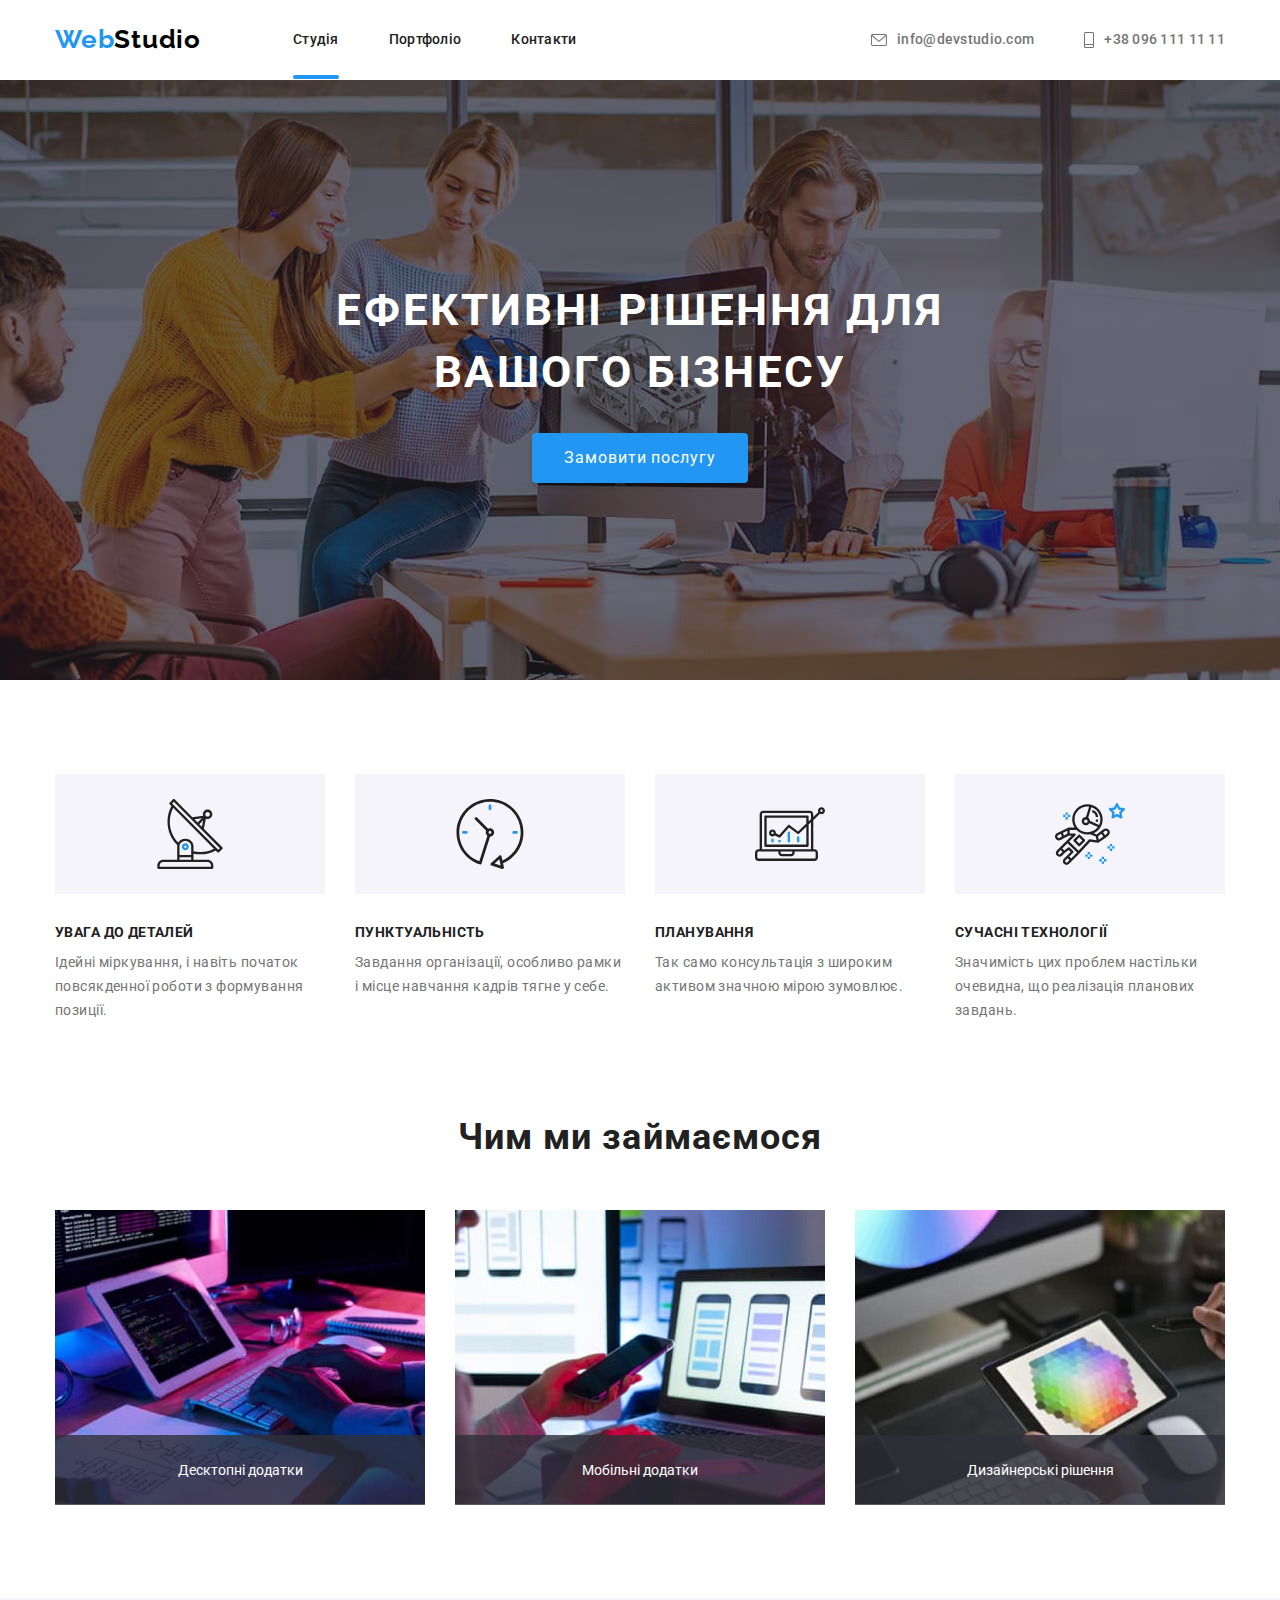
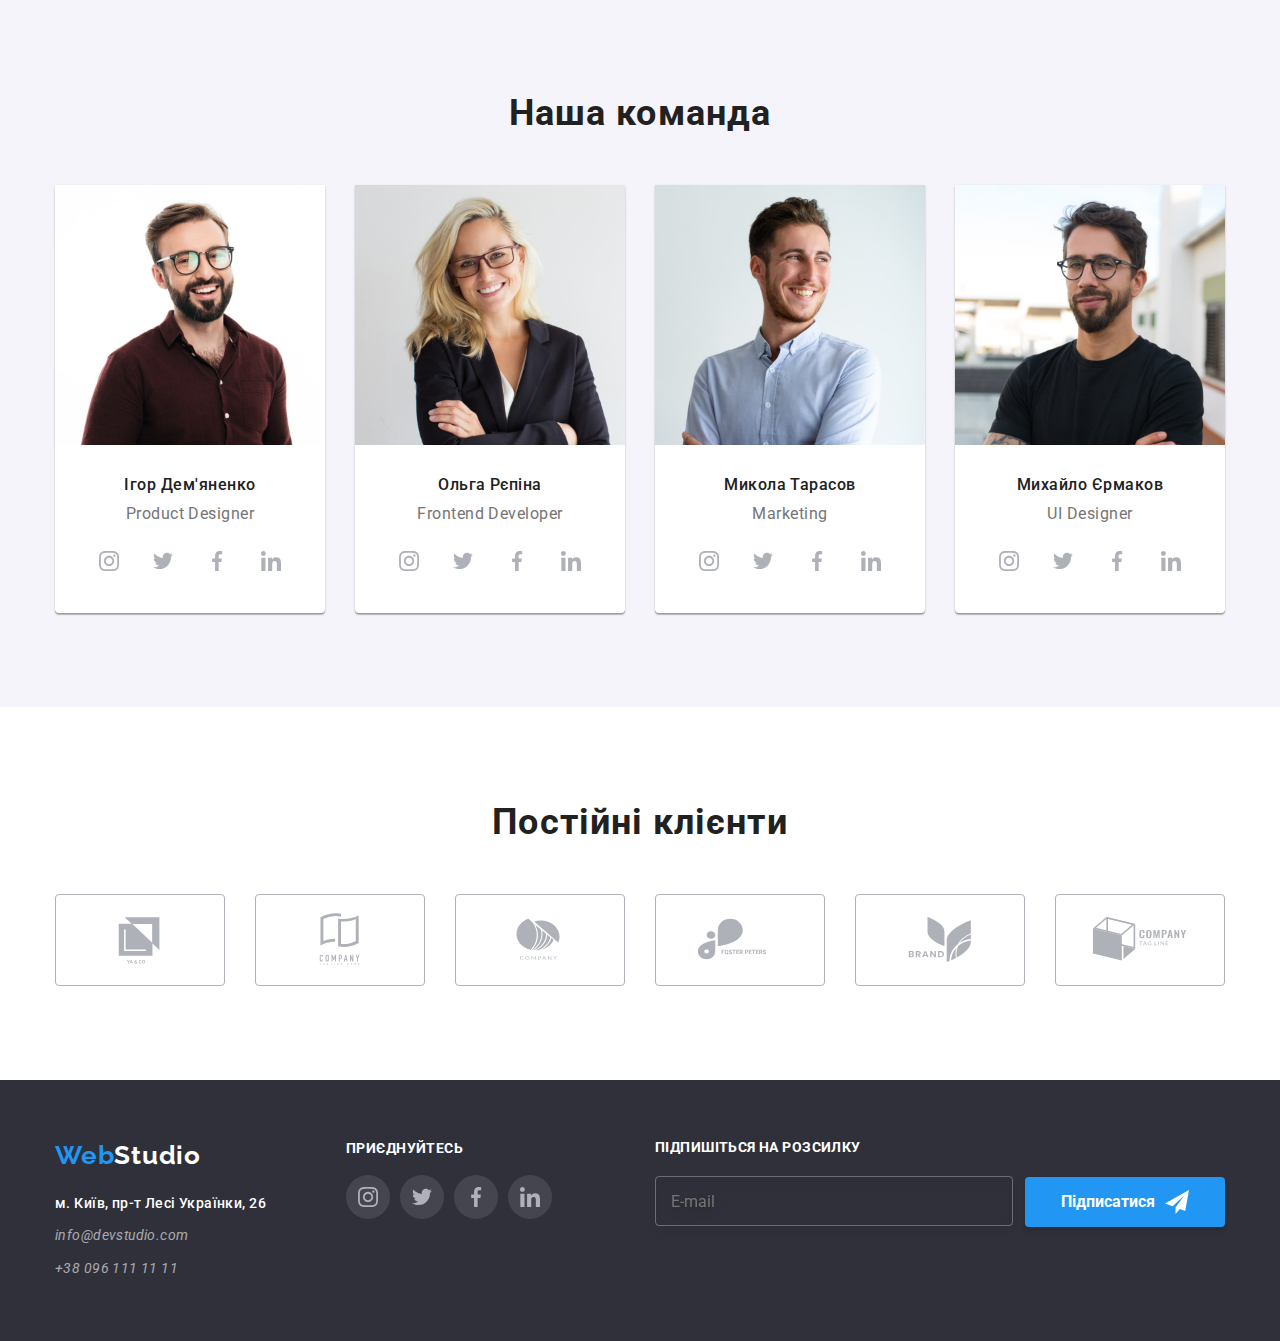
<file: index.html>
<!DOCTYPE html>
<html lang="uk">
  <head>
    <meta charset="UTF-8" />
    <meta http-equiv="X-UA-Compatible" content="IE=edge" />
    <meta name="viewport" content="width=device-width, initial-scale=1.0" />
    <title>WebStudio</title>
    <link rel="preconnect" href="https://fonts.googleapis.com" />
    <link rel="preconnect" href="https://fonts.gstatic.com" crossorigin />
    <link
      rel="stylesheet"
      href="https://cdnjs.cloudflare.com/ajax/libs/animate.css/4.1.1/animate.min.css"
    />
    <link
      href="https://fonts.googleapis.com/css2?family=Raleway:wght@700&family=Roboto:wght@400;500;700;900&display=swap"
      rel="stylesheet"
    />
    <link
      rel="stylesheet"
      href="https://cdnjs.cloudflare.com/ajax/libs/modern-normalize/1.1.0/modern-normalize.css"
    />
    <link rel="stylesheet" href="./css/main.min.css" />

  </head>
  <body>
    <header class="header">
      <div class="container">
        <a
          class="logo animate__animated animate__bounce"
          href="./index.html"
          lang="en"
          ><span class="logo__web">Web</span>Studio
        </a>
        <nav class="nav">
          <ul class="nav__list lists">
            <li class="nav__item">
              <a class="nav__active-link selected" href="./index.html">Студія</a>
            </li>
            <li class="nav__item">
              <a class="nav__active-link" href="./portfolio.html">Портфоліо</a>
            </li>
            <li class="nav__item"><a class="nav__active-link" href="№">Контакти</a></li>
          </ul>
        </nav>
        <div class="header__contacts">
          <a class="contacts header__details" href="mailto:info@devstudio.com">
            <svg class="header__icon" width="16" height="12">
              <use href="./img/icons.svg#icon-envelope"></use>
            </svg>
            info@devstudio.com
          </a>
          <a class="contacts header__details phone" href="tel:+380961111111">
            <svg class="header__icon" width="10" height="16">
              <use href="./img/icons.svg#icon-vector"></use>
            </svg>
            +38 096 111 11 11</a
          >
        </div>
      </div>
    </header>

    <main>
      <!--Hero-->
      <section class="hero">
        <div class="container">
          <h1 class="hero__txt">Ефективні рішення для вашого бізнесу</h1>
          <button class="hero__button button" type="button" data-modal-open>
            Замовити послугу
          </button>
        </div>
      </section>
      <!--Benefits-->
      <section class="benefits">
        <div class="container">
          <ul class="benefits__lists lists">
            <li class="benefits__list">
              <div class="benefits__icons">
                <svg class="benefits__icon" width="70" height="70">
                  <use href="./img/icons.svg#icon-antenna"></use>
                </svg>
              </div>
              <h1 class="benefits__title">УВАГА ДО ДЕТАЛЕЙ</h1>
              <p class="benefits__txt">
                Ідейні міркування, і навіть початок повсякденної роботи з
                формування позиції.
              </p>
            </li>
            <li class="benefits__list">
              <div class="benefits__icons">
                <svg class="benefits__icon" width="70" height="70">
                  <use href="./img/icons.svg#icon-clock"></use>
                </svg>
              </div>
              <h1 class="benefits__title">ПУНКТУАЛЬНІСТЬ</h1>
              <p class="benefits__txt">
                Завдання організації, особливо рамки і місце навчання кадрів
                тягне у себе.
              </p>
            </li>
            <li class="benefits__list">
              <div class="benefits__icons">
                <svg class="benefits__icon" width="70" height="70">
                  <use href="./img/icons.svg#icon-diagram"></use>
                </svg>
              </div>
              <h1 class="benefits__title">ПЛАНУВАННЯ</h1>
              <p class="benefits__txt">
                Так само консультація з широким активом значною мірою зумовлює.
              </p>
            </li>
            <li class="benefits__list">
              <div class="benefits__icons">
                <svg class="benefits__icon" width="70" height="70">
                  <use href="./img/icons.svg#icon-astronaut"></use>
                </svg>
              </div>
              <h1 class="benefits__title">СУЧАСНІ ТЕХНОЛОГІЇ</h1>
              <p class="benefits__txt">
                Значимість цих проблем настільки очевидна, що реалізація
                планових завдань.
              </p>
            </li>
          </ul>
        </div>
      </section>
      <!--About-->
      <section class="about">
        <div class="container">
          <h1 class="about__title">Чим ми займаємося</h1>
          <ul class="about__lists lists">
            <li class="about__list">
              <img
                class="about__img"
                src="./img/about1.jpg"
                alt="development"
                width="370"
              />
              <div class="abut__discription">Десктопні додатки</div>
            </li>
            <li class="about__list">
              <img
                class="about__img"
                src="./img/about2.jpg"
                alt="serch"
                width="370"
              />
              <div class="abut__discription">Мобільні додатки</div>
            </li>
            <li class="about__list">
              <img
                class="about__img"
                src="./img/about3.jpg"
                alt="design"
                width="370"
              />
              <div class="abut__discription">Дизайнерські рішення</div>
            </li>
          </ul>
        </div>
      </section>
      <!--Team-->
      <section class="team">
        <div class="container">
          <h1 class="title-text">Наша команда</h1>
          <ul class="team__container lists">
            <li class="team__info">
              <div class="team__item">
                <img
                  class="team__img"
                  src="./img/Igor.jpg"
                  alt="Igor Demianenko"
                  width="270"
                />
                <h3 class="team__name">Ігор Дем'яненко</h3>
                <p class="team__txt">Product Designer</p>
                <ul class="social__lists lists">
                  <li class="social__item">
                    <a href="" class="social__link">
                      <svg class="social__icon" width="20" height="20">
                        <use href="./img/icons.svg#icon-instagram"></use>
                      </svg>
                    </a>
                  </li>
                  <li class="social__item">
                    <a href="" class="social__link">
                      <svg class="social__icon" width="20" height="20">
                        <use href="./img/icons.svg#icon-twitter"></use>
                      </svg>
                    </a>
                  </li>
                  <li class="social__item">
                    <a href="" class="social__link">
                      <svg class="social__icon" width="20" height="20">
                        <use href="./img/icons.svg#icon-facebook"></use>
                      </svg>
                    </a>
                  </li>
                  <li class="social__item">
                    <a href="" class="social__link">
                      <svg class="social__icon" width="20" height="20">
                        <use href="./img/icons.svg#icon-linkedin"></use>
                      </svg>
                    </a>
                  </li>
                </ul>
              </div>
            </li>
            <li class="team__info">
              <div class="team__item">
                <img
                  class="team__img"
                  src="./img/Olga.jpg"
                  alt="Olga Repina"
                  width="270"
                />
                <h3 class="team__name">Ольга Рєпіна</h3>
                <p class="team__txt">Frontend Developer</p>
                <ul class="social__lists lists">
                  <li class="social__item">
                    <a href="" class="social__link">
                      <svg class="social__icon" width="20" height="20">
                        <use href="./img/icons.svg#icon-instagram"></use>
                      </svg>
                    </a>
                  </li>
                  <li class="social__item">
                    <a href="" class="social__link">
                      <svg class="social__icon" width="20" height="20">
                        <use href="./img/icons.svg#icon-twitter"></use>
                      </svg>
                    </a>
                  </li>
                  <li class="social__item">
                    <a href="" class="social__link">
                      <svg class="social__icon" width="20" height="20">
                        <use href="./img/icons.svg#icon-facebook"></use>
                      </svg>
                    </a>
                  </li>
                  <li class="social__item">
                    <a href="" class="social__link">
                      <svg class="social__icon" width="20" height="20">
                        <use href="./img/icons.svg#icon-linkedin"></use>
                      </svg>
                    </a>
                  </li>
                </ul>
              </div>
            </li>
            <li class="team__info">
              <div class="team__item">
                <img
                  class="team__img"
                  src="./img/Mykola.jpg"
                  alt="Mykola Tarasov"
                  width="270"
                />
                <h3 class="team__name">Микола Тарасов</h3>
                <p class="team__txt">Marketing</p>
                <ul class="social__lists lists">
                  <li class="social__item">
                    <a href="" class="social__link">
                      <svg class="social__icon" width="20" height="20">
                        <use href="./img/icons.svg#icon-instagram"></use>
                      </svg>
                    </a>
                  </li>
                  <li class="social__item">
                    <a href="" class="social__link">
                      <svg class="social__icon" width="20" height="20">
                        <use href="./img/icons.svg#icon-twitter"></use>
                      </svg>
                    </a>
                  </li>
                  <li class="social__item">
                    <a href="" class="social__link">
                      <svg class="social__icon" width="20" height="20">
                        <use href="./img/icons.svg#icon-facebook"></use>
                      </svg>
                    </a>
                  </li>
                  <li class="social__item">
                    <a href="" class="social__link">
                      <svg class="social__icon" width="20" height="20">
                        <use href="./img/icons.svg#icon-linkedin"></use>
                      </svg>
                    </a>
                  </li>
                </ul>
              </div>
            </li>
            <li class="team__info">
              <div class="team__item">
                <img
                  class="team__img"
                  src="./img/Myhailo.jpg"
                  alt="Myhailo Yermakov"
                  width="270"
                />
                <h3 class="team__name">Михайло Єрмаков</h3>
                <p class="team__txt">UI Designer</p>
                <ul class="social__lists lists">
                  <li class="social__item">
                    <a href="" class="social__link">
                      <svg class="social__icon" width="20" height="20">
                        <use href="./img/icons.svg#icon-instagram"></use>
                      </svg>
                    </a>
                  </li>
                  <li class="social__item">
                    <a href="" class="social__link">
                      <svg class="social__icon" width="20" height="20">
                        <use href="./img/icons.svg#icon-twitter"></use>
                      </svg>
                    </a>
                  </li>
                  <li class="social__item">
                    <a href="" class="social__link">
                      <svg class="social__icon" width="20" height="20">
                        <use href="./img/icons.svg#icon-facebook"></use>
                      </svg>
                    </a>
                  </li>
                  <li class="social__item">
                    <a href="" class="social__link">
                      <svg class="social__icon" width="20" height="20">
                        <use href="./img/icons.svg#icon-linkedin"></use>
                      </svg>
                    </a>
                  </li>
                </ul>
              </div>
            </li>
          </ul>
        </div>
      </section>
      <section class="clients">
        <div class="container">
          <h2 class="title-text">Постійні клієнти</h2>
          <ul class="clients__lists lists">
            <li class="clients__list">
              <a class="clients__icons" href="">
                <svg class="clients__icon" width="106" height="60">
                  <use href="./img/icons.svg#icon-logo-first"></use>
                </svg>
              </a>
            </li>
            <li class="clients__list">
              <a class="clients__icons" href="">
                <svg class="clients__icon" width="106" height="60">
                  <use href="./img/icons.svg#icon-logo-second"></use>
                </svg>
              </a>
            </li>
            <li class="clients__list">
              <a class="clients__icons" href="">
                <svg class="clients__icon" width="106" height="60">
                  <use href="./img/icons.svg#icon-logo-third"></use>
                </svg>
              </a>
            </li>
            <li class="clients__list">
              <a class="clients__icons" href="">
                <svg class="clients__icon" width="106" height="60">
                  <use href="./img/icons.svg#icon-logo-fourth"></use>
                </svg>
              </a>
            </li>
            <li class="clients__list">
              <a class="clients__icons" href="">
                <svg class="clients__icon" width="106" height="60">
                  <use href="./img/icons.svg#icon-logo-fifth"></use>
                </svg>
              </a>
            </li>
            <li class="clients__list">
              <a class="clients__icons" href="">
                <svg class="clients__icon" width="106" height="60">
                  <use href="./img/icons.svg#icon-logo-sixth"></use>
                </svg>
              </a>
            </li>
          </ul>
        </div>
      </section>
    </main>
    <!--Footer-->
    <footer class="footer">
      <div class="footer__container container">
        <div>
          <a class="logo" href="./index.html" lang="en"
            ><span class="logo__web">Web</span
            ><span class="logo__studio">Studio </span>
          </a>
          <address class="footer__address-info">
            <ul class="footer__lists lists">
              <li class="footer__address-list">
                <a
                  class="contacts"
                  href="https://goo.gl/maps/MPoyB9mMJCU8x7zeA"
                  target="_blank"
                  rel="noopener noreferrer nofollow"
                  ><span class="address-txt"
                    >м. Київ, пр-т Лесі Українки, 26</span
                  ></a
                >
              </li>
              <li class="contacts__list">
                <a class="contacts__txt" href="mailto:info@devstudio.com"
                  ><span class="contacts__txt">info@devstudio.com</span></a
                >
              </li>
              <li class="contacts__list">
                <a class="contacts__txt" href="tel:+380961111111"
                  ><span class="contacts__txt">+38 096 111 11 11</span></a
                >
              </li>
            </ul>
          </address>
        </div>
        <div class="footer__social-info">
          <strong class="footer__txt"> ПРИЄДНУЙТЕСЬ </strong>
          <ul class="social__lists lists">
            <li class="social__item">
              <a href="" class="social__link">
                <svg class="social__icon" width="20" height="20">
                  <use href="./img/icons.svg#icon-instagram"></use>
                </svg>
              </a>
            </li>
            <li class="social__item">
              <a href="" class="social__link">
                <svg class="social__icon" width="20" height="20">
                  <use href="./img/icons.svg#icon-twitter"></use>
                </svg>
              </a>
            </li>
            <li class="social__item">
              <a href="" class="social__link">
                <svg class="social__icon" width="20" height="20">
                  <use href="./img/icons.svg#icon-facebook"></use>
                </svg>
              </a>
            </li>
            <li class="social__item">
              <a href="" class="social__link">
                <svg class="social__icon" width="20" height="20">
                  <use href="./img/icons.svg#icon-linkedin"></use>
                </svg>
              </a>
            </li>
          </ul>
        </div>
      <div class="subscribe">
        <h3 class="subscribe__title">підпишіться на розсилку</h3>
        <form class="subscribe__form">
          <input class="subscibe__input" type="email" name="email" placeholder="E-mail" />
          <button class="subscribe__btn" type="submit">
            <span>Підписатися</span>
            <svg class="subscribe__icon" width="24" height="24">
              <use href="./img/icons.svg#icon-send"></use>
            </svg>
          </button>
        </form>
      </div>
    </div>
    </footer>
    <div class="modal-backdrop is-hidden" data-modal>
      <div class="modal">
        <div class="modal__close" data-modal-close>
          <svg class="modal__icon" width="18" height="18">
            <use href="./img/icons.svg#icon-close-black"></use>
          </svg>
        </div>
      <form name="call-back" class="modal__form">
        <h2 class="modal__info">Залиште свої дані, ми вам передзвонимо</h2>
        <div class="modal__input  user-name">
          <label for="user-info" class="modal__label">Ім'я</label>
          <div class="modal__input-value">
            <input
              name="user-name"
              type="text"
              class="modal__input-txt"
              required
            />
            <svg class="modal__input-icon" width="18" height="18">
              <use href="./img/icons.svg#icon-person-black"></use>
            </svg>
          </div>
        </div>
        <div class="modal__input">
          <label for="user-tel" class="modal__label">Телефон</label>
          <div class="modal__input-value">
          <input
            name="user-tel"
            id="user-tel"
            type="tel"
            class="modal__input-txt"
            required
          />
          <svg class="modal__input-icon" width="18" height="18">
            <use href="./img/icons.svg#icon-phone-black"></use>
          </svg>
          </div>
        </div>
        <div class="modal__input">
          <label for="user-mail" class="modal__label">Пошта</label>
          <div class="modal__input-value">
          <input
            name="user-mail"
            id="user-mail"
            type="email"
            class="modal__input-txt"
          />
          <svg class="modal__input-icon" width="18" height="18">
            <use href="./img/icons.svg#icon-email-black"></use>
          </svg>
        </div>
        </div>
        <label for="user-mail" class="modal__label">Коментар</label>
        <textarea name="user-text" id="user-text" class="modal__textarea" placeholder="Введіть текст"></textarea>
        <div class="modal__input check-line">
          <input
            id="checkbox-agree"
            value="agree"
            name="checkbox-agree"
            type="checkbox"
            class="visualy-hidden"
          />
          <label for="checkbox-agree" class="checkbox-agree">
            <span class="icon-wrapper">
              <svg class="agree-icon" width="13" height="9">
                <use href="./img/icons.svg#icon-checkmark"></use>
              </svg>
            </span>
            Погоджуюся з розсилкою та приймаю <a class="link-contract" href="./index.html">Умови договору</a> </label
          >
        </div>
        <button type="submit" class="button">Відправити</button>
      </form>
    </div>
  </div>
    <script src="./js/modal.js"></script>
  </body>
</html>
</file>
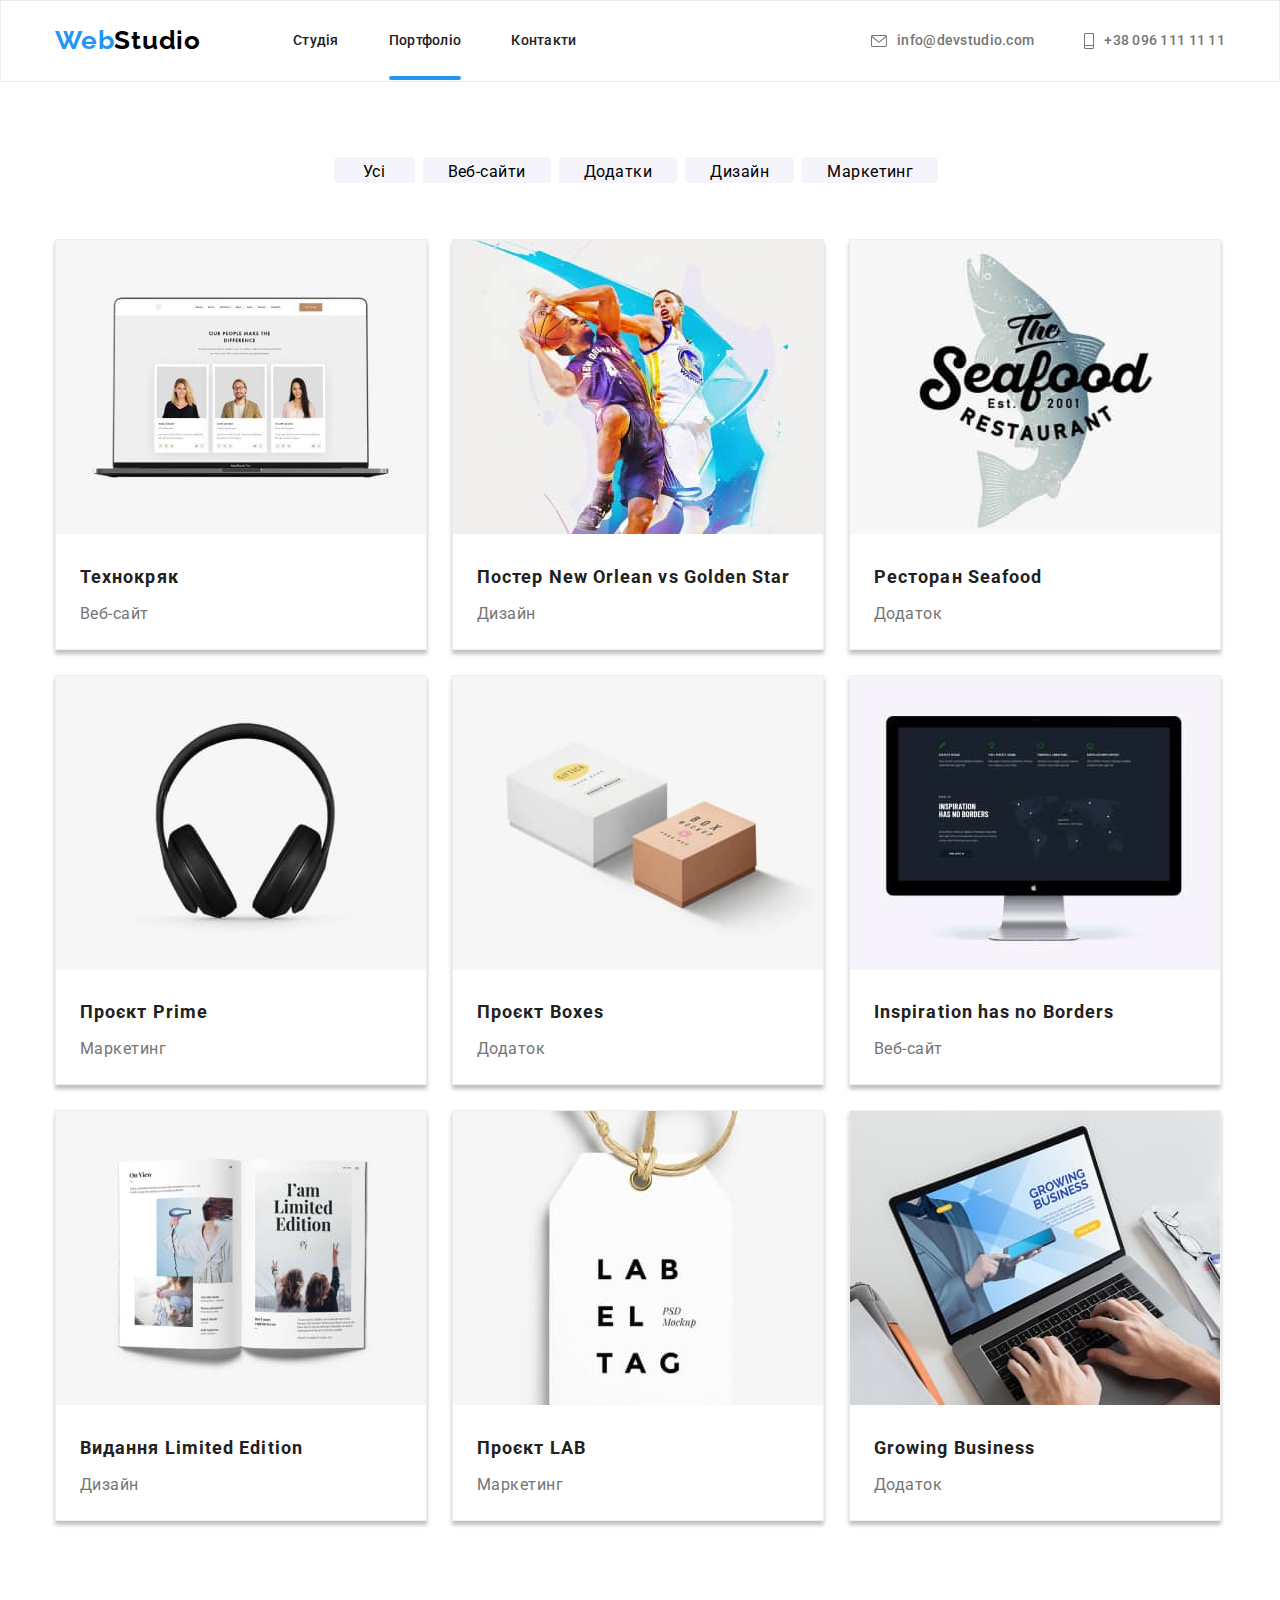
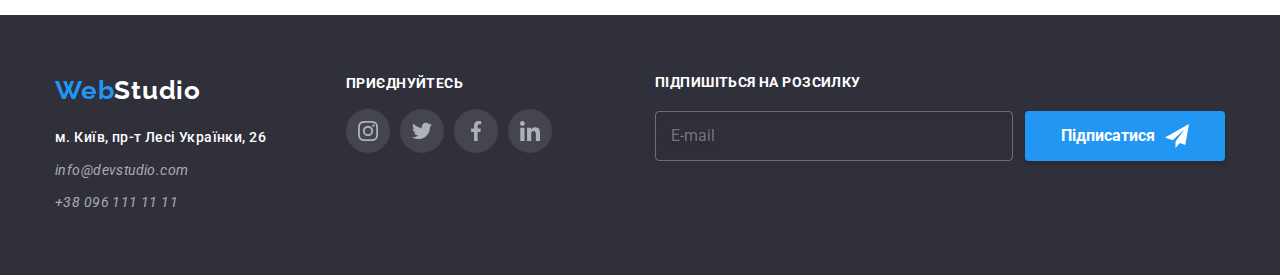
<file: portfolio.html>
<!DOCTYPE html>
<html lang="uk">
  <head>
    <meta charset="UTF-8" />
    <meta http-equiv="X-UA-Compatible" content="IE=edge" />
    <meta name="viewport" content="width=device-width, initial-scale=1.0" />
    <title>Portfolio</title>
    <link rel="preconnect" href="https://fonts.googleapis.com" />
    <link rel="preconnect" href="https://fonts.gstatic.com" crossorigin />
    <link
      href="https://fonts.googleapis.com/css2?family=Raleway:wght@700&family=Roboto:wght@400;500;700;900&display=swap"
      rel="stylesheet"
    />
    <link
      rel="stylesheet"
      href="https://cdnjs.cloudflare.com/ajax/libs/animate.css/4.1.1/animate.min.css"
    />
    <link
      rel="stylesheet"
      href="https://cdnjs.cloudflare.com/ajax/libs/modern-normalize/1.1.0/modern-normalize.css"
    />
    <link rel="stylesheet" href="./css/main.min.css" />
  </head>
  <body class="body-header">
    <header class="header info-portfolio">
      <div class="container">
        <a
          class="logo animate__animated animate__bounce"
          href="./index.html"
          lang="en"
          ><span class="logo__web">Web</span>Studio
        </a>
        <nav>
          <ul class="nav__list lists">
            <li class="nav__item">
              <a class="nav__active-link" href="./index.html">Студія</a>
            </li>
            <li class="nav__item">
              <a class="nav__active-link selected" href="./portfolio.html"
                >Портфоліо</a
              >
            </li>
            <li class="nav__item">
              <a class="nav__active-link" href="№">Контакти</a>
            </li>
          </ul>
        </nav>
        <div class="header__contacts">
          <a class="contacts header__details" href="mailto:info@devstudio.com">
            <svg class="header__icon" width="16" height="12">
              <use href="./img/icons.svg#icon-envelope"></use>
            </svg>
            info@devstudio.com
          </a>
          <a class="contacts header__details phone" href="tel:+380961111111">
            <svg class="header__icon" width="10" height="16">
              <use href="./img/icons.svg#icon-vector"></use>
            </svg>
            +38 096 111 11 11</a
          >
        </div>
      </div>
    </header>

    <section class="portfolio">
      <div class="container">
        <h1 class="visualy-hidden">Portfolio</h1>
        <ul class="portfolio__btn">
          <li><button class="portfolio__btn-tittle" type="button">Усі</button></li>
          <li>
            <button class="portfolio__btn-tittle" type="button">Веб-сайти</button>
          </li>
          <li><button class="portfolio__btn-tittle" type="button">Додатки</button></li>
          <li><button class="portfolio__btn-tittle" type="button">Дизайн</button></li>
          <li>
            <button class="portfolio__btn-tittle" type="button">Маркетинг</button>
          </li>
        </ul>
      </div>
      <div class="container">
        <ul class="projects">
          <li class="projects_project">
            <a class="projects__info" href="">
              <div class="projects__column">
                <div class="projects__wrapper">
                  <img
                    class=".team__img"
                    src="./img/Tehnokrjak.jpg"
                    alt="Project Tehnokrjak"
                    width="370"
                  />
                  <div class="projects__discription">
                    Ресурс пропонує комплексні пропозиції з різним рівнем
                    функціоналу та сервісів. Все це дозволить відвідувачу
                    отримати вичерпні відомості про компанію чи приватну особу.
                  </div>
                </div>
                <h2 class="projects__name">Технокряк</h2>
                <p class="projects__txt">Веб-сайт</p>
              </div>
            </a>
          </li>
          <li class="projects_project">
            <a class="projects__info" href="">
              <div class="projects__column">
                <div class="projects__wrapper">
                  <img
                    class=".team__img"
                    src="./img/neworlean.jpg"
                    alt="Project New Orlean vs Golden Star"
                    width="370"
                  />
                  <div class="projects__discription">
                    Ресурс пропонує комплексні пропозиції з різним рівнем
                    функціоналу та сервісів. Все це дозволить відвідувачу
                    отримати вичерпні відомості про компанію чи приватну особу.
                  </div>
                </div>
                <h2 class="projects__name">Постер New Orlean vs Golden Star</h2>
                <p class="projects__txt">Дизайн</p>
              </div>
            </a>
          </li>
          <li class="projects_project">
            <a class="projects__info" href="">
              <div class="projects__column">
                <div class="projects__wrapper">
                  <img
                    class=".team__img"
                    src="./img/Seafood.jpg"
                    alt="Project Seafood"
                    width="370"
                  />
                  <div class="projects__discription">
                    Ресурс пропонує комплексні пропозиції з різним рівнем
                    функціоналу та сервісів. Все це дозволить відвідувачу
                    отримати вичерпні відомості про компанію чи приватну особу.
                  </div>
                </div>
                <h2 class="projects__name">Ресторан Seafood</h2>
                <p class="projects__txt">Додаток</p>
              </div>
            </a>
          </li>
          <li class="projects_project">
            <a class="projects__info" href="">
              <div class="projects__column">
                <div class="projects__wrapper">
                  <img
                    class=".team__img"
                    src="./img/Prime.jpg"
                    alt="Project Prime"
                    width="370"
                  />
                  <div class="projects__discription">
                    Ресурс пропонує комплексні пропозиції з різним рівнем
                    функціоналу та сервісів. Все це дозволить відвідувачу
                    отримати вичерпні відомості про компанію чи приватну особу.
                  </div>
                </div>
                <h2 class="projects__name">Проєкт Prime</h2>
                <p class="projects__txt">Маркетинг</p>
              </div>
            </a>
          </li>
          <li class="projects_project">
            <a class="projects__info" href="">
              <div class="projects__column">
                <div class="projects__wrapper">
                  <img
                    class=".team__img"
                    src="./img/Boxes.jpg"
                    alt="Project Boxes"
                    width="370"
                  />
                  <div class="projects__discription">
                    Ресурс пропонує комплексні пропозиції з різним рівнем
                    функціоналу та сервісів. Все це дозволить відвідувачу
                    отримати вичерпні відомості про компанію чи приватну особу.
                  </div>
                </div>
                <h2 class="projects__name">Проєкт Boxes</h2>
                <p class="projects__txt">Додаток</p>
              </div>
            </a>
          </li>
          <li class="projects_project">
            <a class="projects__info" href="">
              <div class="projects__column">
                <div class="projects__wrapper">
                  <img
                    class=".team__img"
                    src="./img/Inspiration.jpg"
                    alt="Project Inspiration has no Borders"
                    width="370"
                  />
                  <div class="projects__discription">
                    Ресурс пропонує комплексні пропозиції з різним рівнем
                    функціоналу та сервісів. Все це дозволить відвідувачу
                    отримати вичерпні відомості про компанію чи приватну особу.
                  </div>
                </div>
                <h2 class="projects__name">Inspiration has no Borders</h2>
                <p class="projects__txt">Веб-сайт</p>
              </div>
            </a>
          </li>
          <li class="projects_project">
            <a class="projects__info" href="">
              <div class="projects__column">
                <div class="projects__wrapper">
                  <img
                    class=".team__img"
                    src="./img/Edition.jpg"
                    alt="Project Limited Edition"
                    width="370"
                  />
                  <div class="projects__discription">
                    Ресурс пропонує комплексні пропозиції з різним рівнем
                    функціоналу та сервісів. Все це дозволить відвідувачу
                    отримати вичерпні відомості про компанію чи приватну особу.
                  </div>
                </div>
                <h2 class="projects__name">Видання Limited Edition</h2>
                <p class="projects__txt">Дизайн</p>
              </div>
            </a>
          </li>
          <li class="projects_project">
            <a class="projects__info" href="">
              <div class="projects__column">
                <div class="projects__wrapper">
                  <img
                    class=".team__img"
                    src="./img/LAB.jpg"
                    alt="Project LAB"
                    width="370"
                  />
                  <div class="projects__discription">
                    Ресурс пропонує комплексні пропозиції з різним рівнем
                    функціоналу та сервісів. Все це дозволить відвідувачу
                    отримати вичерпні відомості про компанію чи приватну особу.
                  </div>
                </div>
                <h2 class="projects__name">Проєкт LAB</h2>
                <p class="projects__txt">Маркетинг</p>
              </div>
            </a>
          </li>
          <li class="projects_project">
            <a class="projects__info" href="">
              <div class="projects__column">
                <div class="projects__wrapper">
                  <img
                    class=".team__img"
                    src="./img/Growingbusiness.jpg"
                    alt="Project Growing Business"
                    width="370"
                  />
                  <div class="projects__discription">
                    Ресурс пропонує комплексні пропозиції з різним рівнем
                    функціоналу та сервісів. Все це дозволить відвідувачу
                    отримати вичерпні відомості про компанію чи приватну особу.
                  </div>
                </div>
                <h2 class="projects__name">Growing Business</h2>
                <p class="projects__txt">Додаток</p>
              </div>
            </a>
          </li>
        </ul>
      </div>
    </section>
    <footer class="footer">
      <div class="footer__container container">
        <div class="logo-address">
          <a class="logo" href="./index.html" lang="en"
            ><span class="logo__web">Web</span
            ><span class="logo__studio">Studio </span>
          </a>
          <address class="footer__address-info">
            <ul class="footer__lists lists">
              <li class="footer__address-list">
                <a
                  class="contacts"
                  href="https://goo.gl/maps/MPoyB9mMJCU8x7zeA"
                  target="_blank"
                  rel="noopener noreferrer nofollow"
                  ><span class="address-txt"
                    >м. Київ, пр-т Лесі Українки, 26</span
                  ></a
                >
              </li>
              <li class="contacts__list">
                <a class="contacts__txt" href="mailto:info@devstudio.com"
                  ><span class="contacts__txt">info@devstudio.com</span></a
                >
              </li>
              <li class="contacts__list">
                <a class="contacts__txt" href="tel:+380961111111"
                  ><span class="contacts__txt">+38 096 111 11 11</span></a
                >
              </li>
            </ul>
          </address>
        </div>
        <div class="footer__social-info">
          <strong class="footer__txt"> ПРИЄДНУЙТЕСЬ </strong>
          <ul class="social__lists lists">
            <li class="social__item">
              <a href="" class="social__link">
                <svg class="social__icon" width="20" height="20">
                  <use href="./img/icons.svg#icon-instagram"></use>
                </svg>
              </a>
            </li>
            <li class="social__item">
              <a href="" class="social__link">
                <svg class="social__icon" width="20" height="20">
                  <use href="./img/icons.svg#icon-twitter"></use>
                </svg>
              </a>
            </li>
            <li class="social__item">
              <a href="" class="social__link">
                <svg class="social__icon" width="20" height="20">
                  <use href="./img/icons.svg#icon-facebook"></use>
                </svg>
              </a>
            </li>
            <li class="social__item">
              <a href="" class="social__link">
                <svg class="social__icon" width="20" height="20">
                  <use href="./img/icons.svg#icon-linkedin"></use>
                </svg>
              </a>
            </li>
          </ul>
        </div>
        <div class="subscribe">
          <h3 class="subscribe__title">підпишіться на розсилку</h3>
          <form class="subscribe__form">
            <input
              class="subscibe__input"
              type="email"
              name="email"
              placeholder="E-mail"
            />
            <button class="subscribe__btn" type="submit">
              <span>Підписатися</span>
              <svg class="subscribe__icon" width="24" height="24">
                <use href="./img/icons.svg#icon-send"></use>
              </svg>
            </button>
          </form>
        </div>
      </div>
    </footer>
  </body>
</html>
</file>
<file: css/main.min.css>
:root{--main-color: #ffffff;--secondary-color: #2196f3;--primary-gray-color: #212121;--primary-lightgray-color: #757575;--background-color: #f5f4fa;--icon-color: #afb1b8}body{font-family:"Roboto",sans-serif;font-style:normal;color:var(--primary-gray-color);background-color:var(--main-color)}.visualy-hidden{position:absolute;width:1px;height:1px;margin:-1px;border:0;padding:0;white-space:nowrap;-webkit-clip-path:inset(100%);clip-path:inset(100%);clip:rect(0 0 0 0);overflow:hidden}.container{width:1200px;margin:0 auto;padding:0 15px}h1,h2,h3,p,ul{margin:0}.lists{margin-top:0;margin-bottom:0;text-decoration:none;padding-left:0px;display:-webkit-box;display:-ms-flexbox;display:flex}.title-text{font-weight:700;font-size:36px;line-height:1.2;text-align:center;letter-spacing:.03em}.header{padding-top:24px;padding-bottom:25px}.header .container{display:-webkit-box;display:-ms-flexbox;display:flex;-webkit-box-align:center;-ms-flex-align:center;align-items:center}.selected:visited{color:var(--secondary-color);position:absolute}.selected::after{content:"";display:block;background-color:var(--secondary-color);height:4px;width:100%;border-radius:2px;top:45px;position:absolute}.portfolio:visited{color:var(--secondary-color)}.nav__active-link:hover,.nav__active-link:focus{color:var(--secondary-color)}.header__details{color:var(--primary-lightgray-color);display:-webkit-box;display:-ms-flexbox;display:flex;-webkit-box-align:center;-ms-flex-align:center;align-items:center;-webkit-transition:color 250ms cubic-bezier(0.4, 0, 0.2, 1);transition:color 250ms cubic-bezier(0.4, 0, 0.2, 1)}.header__details:hover,.header__details:focus{color:var(--secondary-color)}.header__icon{margin-right:10px;fill:currentColor}.contacts{font-weight:500;font-size:14px;line-height:1.2;letter-spacing:.02em;text-decoration:none;list-style:none;font-style:normal}.header .logo{margin-right:92px}.logo{font-family:"Raleway",sans-serif;font-weight:700;font-size:26px;line-height:1.2;letter-spacing:.03em;color:#000;text-decoration:none}.logo__web{font-family:"Raleway",sans-serif;font-weight:700;font-size:26px;line-height:1.2;letter-spacing:.03em;color:var(--secondary-color)}.nav__list,.lists{text-decoration:none;list-style:none;padding-top:0px}.nav__list{display:-webkit-box;display:-ms-flexbox;display:flex}.nav__list .nav__item:not(:first-child){margin-left:50px}.header__contacts{margin-left:auto;display:-webkit-box;display:-ms-flexbox;display:flex}.phone{margin-left:50px}.nav__active-link{text-decoration:none;font-weight:500;font-size:14px;line-height:1.2;letter-spacing:.02em;color:var(--primary-gray-color);-webkit-transition:color 250ms cubic-bezier(0.4, 0, 0.2, 1);transition:color 250ms cubic-bezier(0.4, 0, 0.2, 1)}.nav__item{position:relative}.hero{max-width:1600px;height:600px;margin-left:auto;margin-right:auto;background-color:#2f303a;background-image:-webkit-gradient(linear, left top, right top, from(rgba(47, 48, 58, 0.4)), to(rgba(47, 48, 58, 0.4))),url("../img/backgroundimg.jpg");background-image:linear-gradient(to right, rgba(47, 48, 58, 0.4), rgba(47, 48, 58, 0.4)),url("../img/backgroundimg.jpg");background-repeat:no-repeat;background-position:center;background-size:cover;text-align:center;display:-webkit-box;display:-ms-flexbox;display:flex;-webkit-box-flex:1;-ms-flex-positive:1;flex-grow:1;padding:200px 0px}.hero__txt{font-weight:900px;font-size:44px;line-height:1.4;text-align:center;letter-spacing:.06em;text-transform:uppercase;color:var(--main-color);padding-bottom:30px;width:696px;margin:0 auto}.button{display:block;background-color:var(--secondary-color);-webkit-box-shadow:0px 4px 4px rgba(0,0,0,.15);box-shadow:0px 4px 4px rgba(0,0,0,.15);padding:10px 32px;border-radius:4px;min-width:216px;border:none;cursor:pointer;font-size:16px;line-height:30px;-webkit-box-align:center;-ms-flex-align:center;align-items:center;text-align:center;letter-spacing:.06em;color:var(--main-color);margin:auto;-webkit-transition:color 250ms background-color 250ms cubic-bezier(0.4, 0, 0.2, 1);transition:color 250ms background-color 250ms cubic-bezier(0.4, 0, 0.2, 1)}.button:hover{background-color:var(--secondary-color);color:var(--main-color);text-decoration:none;cursor:pointer}.benefits .container{display:-webkit-box;display:-ms-flexbox;display:flex}.benefits__list{padding-top:94px;margin:0px}.benefits__list:not(:first-child){margin-left:30px}.benefits__icons{width:270px;height:120px;margin-bottom:30px;background-color:var(--background-color);display:-webkit-box;display:-ms-flexbox;display:flex;-webkit-box-align:center;-ms-flex-align:center;align-items:center;-webkit-box-pack:center;-ms-flex-pack:center;justify-content:center;background-repeat:no-repeat}.benefits__title{font-weight:700;font-size:14px;line-height:1.2;letter-spacing:.03em;text-transform:uppercase}.benefits__txt{padding-top:10px;font-size:14px;line-height:1.7;letter-spacing:.03em;color:var(--primary-lightgray-color);width:270px}.about{padding:94px 0px}.about__title{font-weight:700;font-size:36px;line-height:1.2;text-align:center;letter-spacing:.03em}.about__lists{display:-webkit-box;display:-ms-flexbox;display:flex;padding-top:50px;padding-left:0px;position:relative}.about__list{-ms-flex-preferred-size:calc((100% - 60px)/3);flex-basis:calc((100% - 60px)/3);margin-left:30px}.about__list:first-child{margin-left:0px}.about__img{display:block}.abut__discription{width:370px;height:70px;font-size:14px;line-height:16px;color:var(--main-color);text-align:center;position:absolute;background-color:rgba(47,48,58,.8);padding:27px 107px;top:275px}.team{background:var(--background-color);padding:94px 0px}.team__container{display:-webkit-box;display:-ms-flexbox;display:flex;-webkit-box-flex:1;-ms-flex-positive:1;flex-grow:1;padding-top:50px;padding-left:0px;-webkit-box-align:center;-ms-flex-align:center;align-items:center}.logo__studio{color:var(--main-color)}.team__item{-ms-flex-preferred-size:calc((100% - 90px)/4);flex-basis:calc((100% - 90px)/4);-webkit-box-shadow:0px 1px 3px rgba(0,0,0,.12),0px 1px 1px rgba(0,0,0,.14),0px 2px 1px rgba(0,0,0,.2);box-shadow:0px 1px 3px rgba(0,0,0,.12),0px 1px 1px rgba(0,0,0,.14),0px 2px 1px rgba(0,0,0,.2);border-radius:0px 0px 4px 4px;background-color:var(--main-color)}.team__info:not(:first-child){margin-left:30px}.team__name{font-weight:500;font-size:16px;line-height:1.2;text-align:center;letter-spacing:.03em;padding-top:30px;margin-right:auto}.team__txt{padding-bottom:0px;padding-top:10px;font-size:16px;line-height:1.2;text-align:center;letter-spacing:.03em;color:var(--primary-lightgray-color)}.social__item{display:-webkit-box;display:-ms-flexbox;display:flex;width:44px;height:44px;margin-right:10px}.social__item:last-child{margin-right:0}.social__lists{-webkit-box-pack:center;-ms-flex-pack:center;justify-content:center}.social__link{width:100%;height:100%;display:-webkit-box;display:-ms-flexbox;display:flex;-webkit-box-align:center;-ms-flex-align:center;align-items:center;-webkit-box-pack:center;-ms-flex-pack:center;justify-content:center;border-radius:50%;-webkit-transition:background-color 250ms cubic-bezier(0.4, 0, 0.2, 1);transition:background-color 250ms cubic-bezier(0.4, 0, 0.2, 1)}.social__link:hover,.social__link:focus{background-color:var(--secondary-color)}.social__icon{margin:0;fill:var(--icon-color);-webkit-transition:fill 250ms cubic-bezier(0.4, 0, 0.2, 1);transition:fill 250ms cubic-bezier(0.4, 0, 0.2, 1)}.social__link:hover .social__icon,.social__link:focus .social__icon{fill:var(--main-color)}.clients{-webkit-box-sizing:border-box;box-sizing:border-box;padding-top:94px;padding-bottom:94px}.clients__lists{margin-top:50px;display:-webkit-box;display:-ms-flexbox;display:flex;-webkit-box-pack:justify;-ms-flex-pack:justify;justify-content:space-between}.clients__icons{display:-webkit-box;display:-ms-flexbox;display:flex;width:170px;height:92px;border:1px solid var(--icon-color);color:#afb1b8;border-radius:4px;-webkit-box-align:center;-ms-flex-align:center;align-items:center;-webkit-box-pack:center;-ms-flex-pack:center;justify-content:center;-webkit-transition:250ms cubic-bezier(0.4, 0, 0.2, 1);transition:250ms cubic-bezier(0.4, 0, 0.2, 1)}.clients__icons:hover,.clients__icons:focus{color:var(--secondary-color);border-color:var(--secondary-color)}.clients__icon{padding:16px,32px;fill:currentColor}.footer{background-color:#2f303a;padding:60px 0;display:-webkit-box;display:-ms-flexbox;display:flex}.footer__container{display:-webkit-box;display:-ms-flexbox;display:flex;-webkit-box-pack:justify;-ms-flex-pack:justify;justify-content:space-between}.footer__address-info{padding-top:20px}.footer__lists{display:inline-block;text-decoration:none;text-decoration:none;list-style:none}.address-txt{font-size:14px;line-height:1.7;letter-spacing:.03em;color:var(--main-color);text-decoration:none;list-style:none}.contacts__list{padding-top:9px}.contacts__txt{display:inline-block;font-weight:400;font-size:14px;line-height:1.7;letter-spacing:.03em;color:rgba(255,255,255,.6);text-decoration:none;list-style:none}.footer__txt{color:var(--main-color);font-size:14px;line-height:1.2;letter-spacing:.03em;vertical-align:top;padding-left:0}.footer__social-info{padding-left:70px}.social__lists{display:-webkit-box;display:-ms-flexbox;display:flex;padding-bottom:30px;padding-top:16px}.social__item{width:44px;height:44px;background-color:rgba(255,255,255,.1);border-radius:50%;margin-right:10px}.social__item:last-child{margin-right:0}.subscribe{margin-left:93px}.subscribe__title{font-weight:700;font-size:14px;line-height:1.14;letter-spacing:.03em;text-transform:uppercase;color:var(--main-color)}.subscribe__form{display:-webkit-box;display:-ms-flexbox;display:flex;-webkit-box-align:baseline;-ms-flex-align:baseline;align-items:baseline}.subscibe__input{width:358px;height:50px;margin-top:20px;border:1px solid rgba(255,255,255,.3);-webkit-filter:drop-shadow(0px 4px 4px rgba(0, 0, 0, 0.15));filter:drop-shadow(0px 4px 4px rgba(0, 0, 0, 0.15));border-radius:4px;padding-left:15px;color:var(--main-color);background-color:rgba(0,0,0,0);-webkit-transition:border-color 250ms cubic-bezier(0.4, 0, 0.2, 1);transition:border-color 250ms cubic-bezier(0.4, 0, 0.2, 1)}.subscibe__input:focus,.subscibe__input:hover{border-color:var(--secondary-color);outline:none}.subscribe__btn{display:-webkit-box;display:-ms-flexbox;display:flex;-webkit-box-align:center;-ms-flex-align:center;align-items:center;-webkit-box-pack:center;-ms-flex-pack:center;justify-content:center;width:200px;height:50px;margin-left:12px;margin-right:auto;background-color:var(--secondary-color);color:var(--main-color);-webkit-box-shadow:0px 4px 4px rgba(0,0,0,.15);box-shadow:0px 4px 4px rgba(0,0,0,.15);border-radius:4px;padding:0;border:none;cursor:pointer;font-family:"Roboto",sans-serif;font-weight:700;font-size:16px;line-height:1.88;-webkit-transition:background-color 250ms cubic-bezier(0.4, 0, 0.2, 1);transition:background-color 250ms cubic-bezier(0.4, 0, 0.2, 1)}.subscribe__btn:hover,.subscribe__btn:focus{background-color:var(--secondary-color);-webkit-box-shadow:0px 4px 4px rgba(0,0,0,.15);box-shadow:0px 4px 4px rgba(0,0,0,.15)}.subscribe__icon{margin-left:10px;fill:var(--main-color)}.portfolio{padding-top:69px}.info-portfolio{border:1px solid #ececec}.portfolio__btn{list-style:none;display:-webkit-box;display:-ms-flexbox;display:flex;-webkit-box-align:center;-ms-flex-align:center;align-items:center;-webkit-box-pack:center;-ms-flex-pack:center;justify-content:center;padding:6px 25px}.portfolio__btn-tittle{padding:6px 25px;margin-right:8px;display:inline-block;min-width:81px;height:26px;left:615px;top:180px;background-color:var(--background-color);border-radius:4px;border:none;cursor:pointer;text-align:center;letter-spacing:.03em;-webkit-transition:250ms cubic-bezier(0.4, 0, 0.2, 1);transition:250ms cubic-bezier(0.4, 0, 0.2, 1)}.portfolio__btn-tittle:hover,.portfolio__btn-tittle:focus{background-color:var(--secondary-color);color:var(--main-color);-webkit-box-shadow:0px 3px 1px rgba(0,0,0,.1),0px 1px 2px rgba(0,0,0,.08),0px 2px 2px rgba(0,0,0,.12);box-shadow:0px 3px 1px rgba(0,0,0,.1),0px 1px 2px rgba(0,0,0,.08),0px 2px 2px rgba(0,0,0,.12);text-decoration:none;cursor:pointer}.projects{display:-webkit-box;display:-ms-flexbox;display:flex;-ms-flex-wrap:wrap;flex-wrap:wrap;gap:25px;margin:0px;padding-left:0px;padding-top:50px;margin-bottom:94px}.projects_project{-ms-flex-preferred-size:calc((100% - 60px)/3);flex-basis:calc((100% - 60px)/3);list-style:none;margin:0px}.projects__info{width:370px;text-decoration:none}.projects__column{border:1px solid #eee;-webkit-box-shadow:0px 4px 4px 0px rgba(0,0,0,.25);box-shadow:0px 4px 4px 0px rgba(0,0,0,.25);-webkit-transition:-webkit-box-shadow 250ms cubic-bezier(0.4, 0, 0.2, 1);transition:-webkit-box-shadow 250ms cubic-bezier(0.4, 0, 0.2, 1);transition:box-shadow 250ms cubic-bezier(0.4, 0, 0.2, 1);transition:box-shadow 250ms cubic-bezier(0.4, 0, 0.2, 1), -webkit-box-shadow 250ms cubic-bezier(0.4, 0, 0.2, 1)}.projects__column:focus,.projects__column:hover{-webkit-box-shadow:0px 4px 4px 0px rgba(0,0,0,.25),0px 4px 4px 0px rgba(0,0,0,.25);box-shadow:0px 4px 4px 0px rgba(0,0,0,.25),0px 4px 4px 0px rgba(0,0,0,.25)}.projects__wrapper{position:relative;overflow:hidden}.team__img{display:block;width:100%;height:auto}.projects__discription{font-size:18px;line-height:1.6;width:100%;color:var(--main-color);background-color:rgba(33,150,243,.9);padding:63px 24px;position:absolute;top:0;left:0;right:0;display:-webkit-box;display:-ms-flexbox;display:flex;-webkit-box-pack:center;-ms-flex-pack:center;justify-content:center;-webkit-box-align:center;-ms-flex-align:center;align-items:center;-webkit-transform:translateY(100%);transform:translateY(100%);-webkit-transition:-webkit-transform 250ms cubic-bezier(0.4, 0, 0.2, 1);transition:-webkit-transform 250ms cubic-bezier(0.4, 0, 0.2, 1);transition:transform 250ms cubic-bezier(0.4, 0, 0.2, 1);transition:transform 250ms cubic-bezier(0.4, 0, 0.2, 1), -webkit-transform 250ms cubic-bezier(0.4, 0, 0.2, 1)}.projects__column:hover .projects__discription{-webkit-transform:translateY(0);transform:translateY(0)}.projects__name{text-align:left;font-weight:700;font-size:18px;line-height:2;letter-spacing:.06em;color:var(--primary-gray-color);padding-top:20px;padding-left:24px}.projects__txt{font-style:normal;font-weight:400;font-size:16px;line-height:1.88;letter-spacing:.03em;padding-top:4px;padding-bottom:20px;padding-left:24px;color:var(--primary-lightgray-color)}.modal-backdrop{position:fixed;top:0;bottom:0;left:0;right:0;background-color:rgba(0,0,0,.2);-webkit-transition:opacity 250ms cubic-bezier(0.4, 0, 0.2, 1);transition:opacity 250ms cubic-bezier(0.4, 0, 0.2, 1)}.modal-backdrop.is-hidden .modal{-webkit-transform:rotate(-180deg);transform:rotate(-180deg)}.modal{width:528px;height:581px;position:absolute;top:50%;left:50%;-webkit-transform:translate(-50%, -50%) rotate(0);transform:translate(-50%, -50%) rotate(0);-webkit-transition:-webkit-transform 250ms cubic-bezier(0.4, 0, 0.2, 1);transition:-webkit-transform 250ms cubic-bezier(0.4, 0, 0.2, 1);transition:transform 250ms cubic-bezier(0.4, 0, 0.2, 1);transition:transform 250ms cubic-bezier(0.4, 0, 0.2, 1), -webkit-transform 250ms cubic-bezier(0.4, 0, 0.2, 1);background-color:var(--main-color);border-radius:4px}.modal__close{position:absolute;display:-webkit-box;display:-ms-flexbox;display:flex;-webkit-box-pack:center;-ms-flex-pack:center;justify-content:center;cursor:pointer;-webkit-box-align:center;-ms-flex-align:center;align-items:center;top:8px;right:8px;width:30px;height:30px;border:1px solid rgba(0,0,0,.1);border-radius:50%}.is-hidden{visibility:hidden;opacity:0;pointer-events:none}.modal__close:hover{fill:var(--secondary-color);border-color:var(--secondary-color);-webkit-transition:250ms cubic-bezier(0.4, 0, 0.2, 1);transition:250ms cubic-bezier(0.4, 0, 0.2, 1)}.modal__form{padding-top:40px;padding-left:41px;padding-right:39px;padding-bottom:40px}.modal__info{font-size:20px;text-align:center}.modal__input-txt{width:100%;height:40px;border-radius:4px;border:1px solid rgba(33,33,33,.2);padding:10px;padding-left:42px;font-size:12px;font-weight:bold;outline:none;-webkit-transition:250ms cubic-bezier(0.4, 0, 0.2, 1);transition:250ms cubic-bezier(0.4, 0, 0.2, 1)}.modal__textarea{width:100%;height:120px;border-radius:4px;border:1px solid rgba(33,33,33,.2);resize:none;padding:10px;font-size:12px;color:var(--primary-gray-color);font-weight:bold;outline:none;-webkit-transition:border-color 250ms cubic-bezier(0.4, 0, 0.2, 1);transition:border-color 250ms cubic-bezier(0.4, 0, 0.2, 1)}.modal__input-txt::-webkit-input-placeholder, .modal__textarea::-webkit-input-placeholder{font-size:14px;font-weight:normal;color:var(--secondary-color)}.modal__input-txt::-moz-placeholder, .modal__textarea::-moz-placeholder{font-size:14px;font-weight:normal;color:var(--secondary-color)}.modal__input-txt:-ms-input-placeholder, .modal__textarea:-ms-input-placeholder{font-size:14px;font-weight:normal;color:var(--secondary-color)}.modal__input-txt::-ms-input-placeholder, .modal__textarea::-ms-input-placeholder{font-size:14px;font-weight:normal;color:var(--secondary-color)}.modal__input-txt::placeholder,.modal__textarea::placeholder{font-size:14px;font-weight:normal;color:var(--secondary-color)}.modal__textarea:hover{border-color:var(--secondary-color)}.modal__label{display:inline-block;width:100%;margin-bottom:4px;font-size:14px;color:var(--primary-lightgray-color)}.user-name{padding-top:12px}.sizes{margin:20px 0}.select-cities{width:100%;margin:10px 0;border-radius:10px}.modal__input-value{position:relative;margin-bottom:10px}.modal__input-value input{margin-bottom:0}.modal__input-icon{position:absolute;left:14px;top:50%;-webkit-transform:translateY(-50%);transform:translateY(-50%);fill:var(--primary-gray-color);-webkit-transition:250ms cubic-bezier(0.4, 0, 0.2, 1);transition:250ms cubic-bezier(0.4, 0, 0.2, 1)}.modal__input-txt:hover,.modal__input-txt:focus{border-color:var(--secondary-color)}.modal__input-txt:hover+.modal__input-icon,.modal__input-txt:focus+.modal__input-icon{fill:var(--secondary-color)}.check-line{margin:10px 0}.checkbox-agree{display:-webkit-box;display:-ms-flexbox;display:flex;-webkit-box-align:center;-ms-flex-align:center;align-items:center}.checkbox-agree .icon-wrapper{width:16px;height:15px;border:2px solid var(--primary-gray-color);border-radius:2px;margin-right:8px;display:-webkit-box;display:-ms-flexbox;display:flex;-webkit-box-align:center;-ms-flex-align:center;align-items:center;-webkit-box-pack:center;-ms-flex-pack:center;justify-content:center}.checkbox-agree .agree-icon{fill:rgba(0,0,0,0)}.check-line input:checked+.checkbox-agree .icon-wrapper{background-color:var(--secondary-color);border:none}.check-line input:checked+.checkbox-agree .agree-icon{fill:var(--main-color)}.link-contract{color:var(--secondary-color);margin-left:5px}.modal__textarea::-webkit-input-placeholder{font-size:12px;height:1.2;color:rgba(117,117,117,.5)}.modal__textarea::-moz-placeholder{font-size:12px;height:1.2;color:rgba(117,117,117,.5)}.modal__textarea:-ms-input-placeholder{font-size:12px;height:1.2;color:rgba(117,117,117,.5)}.modal__textarea::-ms-input-placeholder{font-size:12px;height:1.2;color:rgba(117,117,117,.5)}.modal__textarea::placeholder{font-size:12px;height:1.2;color:rgba(117,117,117,.5)}/*# sourceMappingURL=main.min.css.map */
</file>
